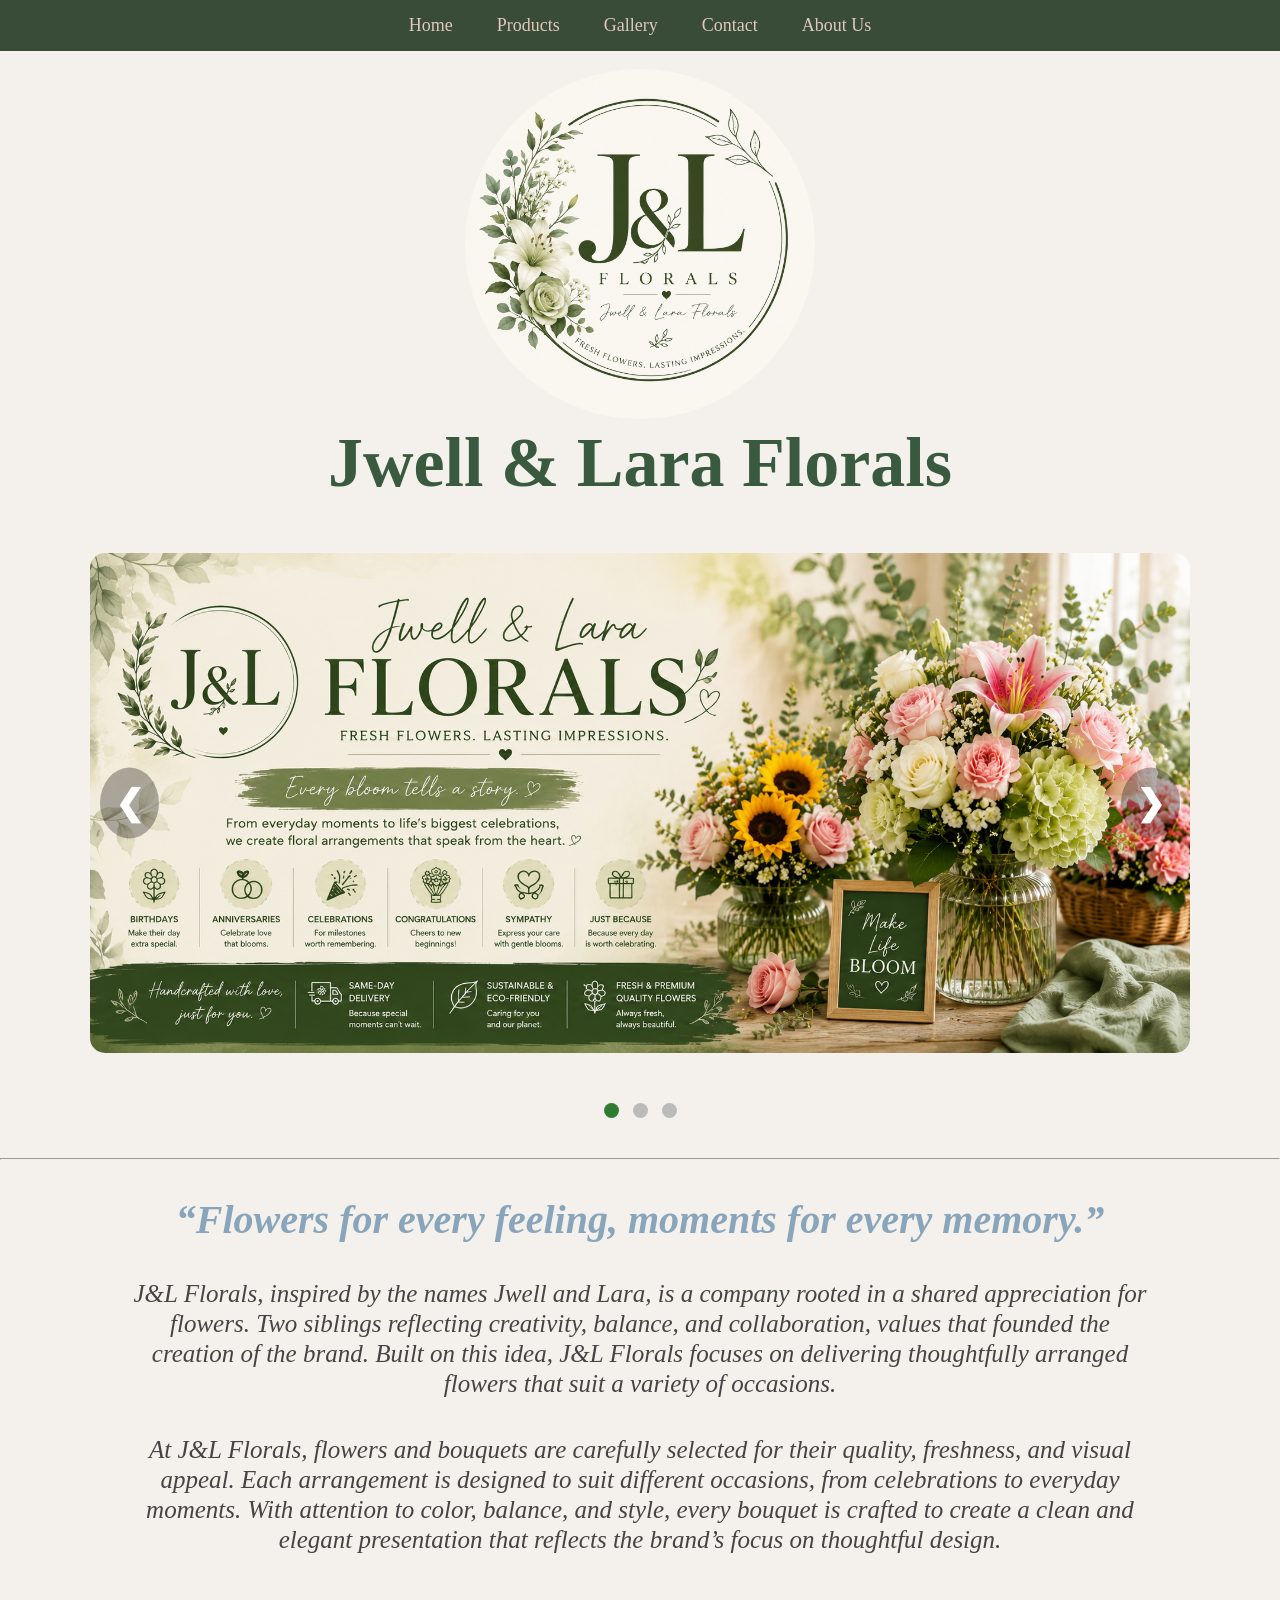
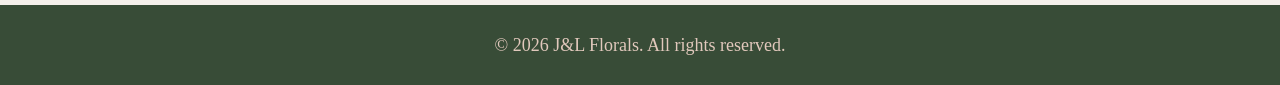
<file: Index.html>
<!DOCTYPE html>
<html>

<head>

    <title> Homepage </title>

    <!-- External CSS -->
    <link rel="stylesheet" href="style.css">

    <!-- Internal CSS -->
    <style>
        p{
            font-size:18px;
            text-align:center;
            color:#444;
        }

        h2{
            color:green;
            text-align:center;
        }
    </style>

</head>

<body>

    <!-- Navigation -->
    <nav>
        <a href="index.html" target="_blank">Home</a>
        <a href="product.html" target="_blank">Products</a>
        <a href="gallery.html" target="_blank">Gallery</a>
        <a href="contact.html" target="_blank">Contact</a>
        <a href="aboutus.html" target="_blank">About Us</a>
    </nav><br>

<center>
<div style="text-align:center;">
<img src="images/b9422cd1-ab0e-4842-ac20-b0930b732f46.png" alt="J&L Florals Logo" style="width:350px;height:350px;border-radius:50%;object-fit:cover;">
</div>
</center>


    <!-- Inline CSS -->
    <h1 style="color:#3A5A40; text-align:center; font-size:70px;">
       Jwell & Lara Florals
    </h1>

 <div class="slider">

    <div class="slides fade active">
        <img src="images/e82719a5-d352-4805-91f8-9c0ae69cc91f.png"alt="banner1">
    </div>

    <div class="slides fade active">
        <img src="images/8b88409a-ac58-4803-ab80-caf0e245a25c.png"alt="banner2">
    </div>

    <div class="slides fade active">
        <img src="images/80831e12-7583-4773-befb-110f12e0d5ba.png"alt="banner3">
    </div>

    <!-- Previous -->
    <a class="prev" onclick="plusSlides(-1)">&#10094;</a>

    <!-- Next -->
    <a class="next" onclick="plusSlides(1)">&#10095;</a>

</div>

<!-- Dots -->
<div class="dots">

    <span class="dot" onclick="currentSlide(1)"></span>

    <span class="dot" onclick="currentSlide(2)"></span>

    <span class="dot" onclick="currentSlide(3)"></span>

</div>

<script src="script.js"></script> <br><br>

<hr><br><br>

    <h2 style="color:#88A5BC; font-size:40px;"><i>“Flowers for every feeling, moments for every memory.”</i></h2><br><br>
    
    <p style="font-size:25px;">
        <i>J&L Florals, inspired by the names Jwell and Lara, is a company rooted in a shared appreciation for flowers. Two siblings reflecting creativity, balance, and collaboration, values that founded the creation of the brand. Built on this idea, J&L Florals focuses on delivering thoughtfully arranged flowers that suit a variety of occasions.</i>
    </p><br><br>

    <p style="font-size:25px;">
        <i>At J&L Florals, flowers and bouquets are carefully selected for their quality, freshness, and visual appeal. Each arrangement is designed to suit different occasions, from celebrations to everyday moments. With attention to color, balance, and style, every bouquet is crafted to create a clean and elegant presentation that reflects the brand’s focus on thoughtful design.</i>
    </p>

    <footer>

        <p>
            &copy; 2026 J&L Florals. All rights reserved.
        </p>

    </footer>


</body>

</html>
</file>
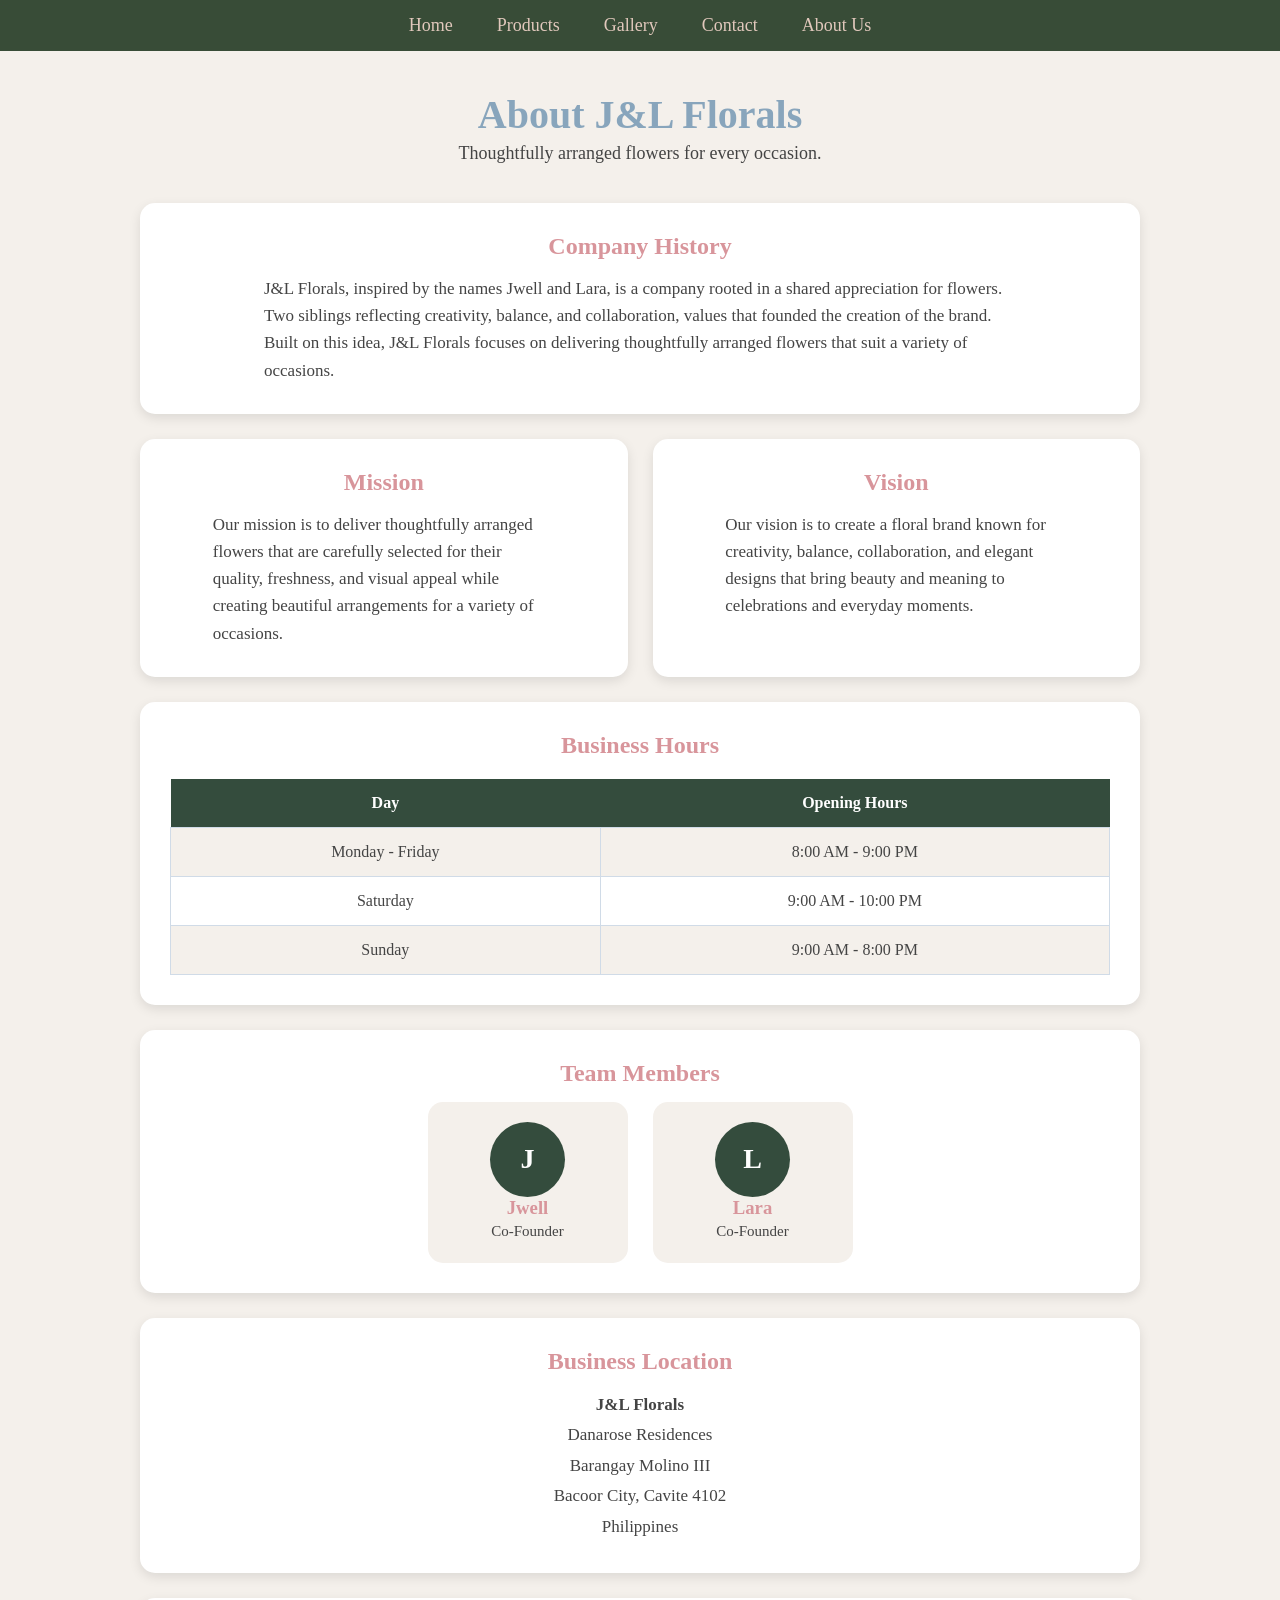
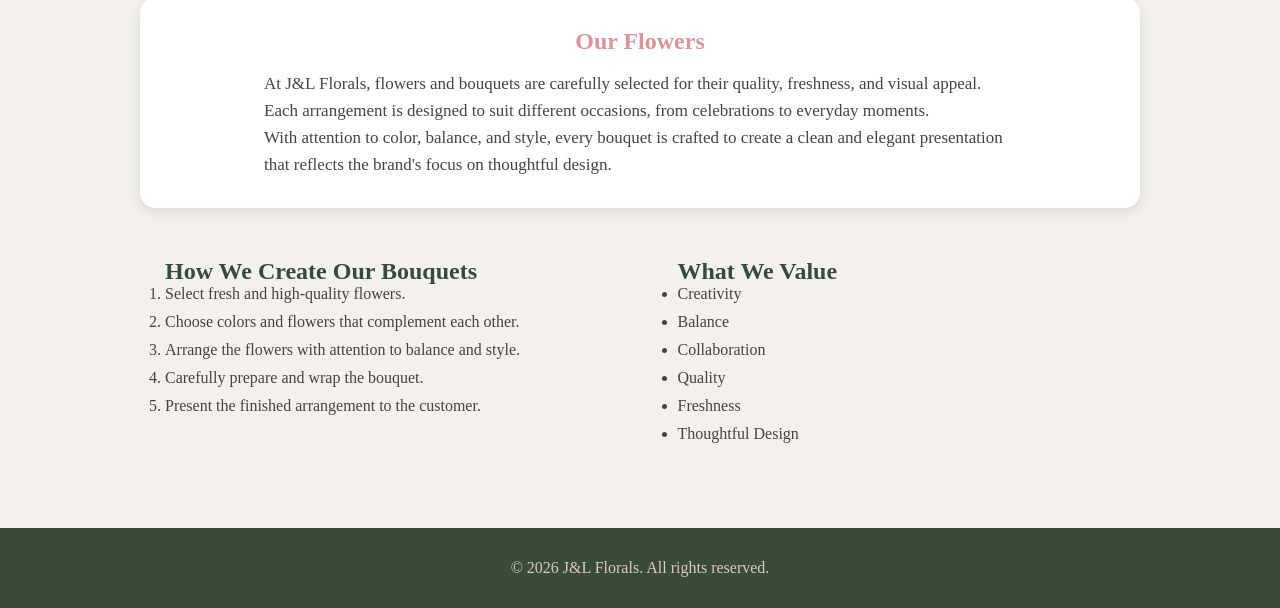
<file: aboutus.html>
<!DOCTYPE html>
<html>

<head>

    <title>About Us</title>

    <!-- External CSS -->
    <link rel="stylesheet" href="style.css">

    <style>

        .about-title {
            color: #88A5BC;
            text-align: center;
            font-size: 40px;
            margin-top: 40px;
        }

        .about-subtitle {
            text-align: center;
            color: #444;
            font-size: 18px;
            margin-bottom: 35px;
        }

        .about-container {
            width: 85%;
            max-width: 1000px;
            margin: auto;
        }

        .about-card {
            background: white;
            padding: 30px;
            margin-bottom: 25px;
            border-radius: 15px;
            box-shadow: 0 4px 12px rgba(0,0,0,0.10);
        }

        .about-card h2 {
            color: #D8959B;
            text-align: center;
            margin-bottom: 15px;
        }

        .about-card p {
            font-size: 17px;
            line-height: 1.6;
            color: #444;
        }

        .mission-vision {
            display: flex;
            gap: 25px;
        }

        .mission-vision .about-card {
            flex: 1;
        }

        /* BUSINESS HOURS */

        .hours-title {
            color: #344C3D;
            text-align: center;
        }

        .hours-table {
            width: 100%;
            border-collapse: collapse;
            margin-top: 20px;
        }

        .hours-table th {
            background: #344C3D;
            color: white;
            padding: 15px;
        }

        .hours-table td {
            padding: 15px;
            text-align: center;
            border: 1px solid #D0DBE7;
            color: #444;
        }

        .hours-table tr:nth-child(even) {
            background: #F4F0EB;
        }

        /* TEAM */

        .team {
            display: flex;
            justify-content: center;
            gap: 25px;
            flex-wrap: wrap;
        }

        .team-member {
            width: 200px;
            background: #F4F0EB;
            padding: 20px;
            border-radius: 15px;
            text-align: center;
        }

        .team-member h3 {
            color: #D8959B;
        }

        .team-member p {
            font-size: 15px;
        }

        .avatar {
            width: 75px;
            height: 75px;
            margin: auto;
            background: #344C3D;
            color: white;
            border-radius: 50%;

            display: flex;
            align-items: center;
            justify-content: center;

            font-size: 28px;
            font-weight: bold;
        }

        /* LOCATION */

        .location {
            text-align: center;
        }

        .location p {
            line-height: 1.8;
        }

        /* LISTS */

        .lists {
            display: flex;
            gap: 25px;
            margin-bottom: 40px;
        }

        .list-box {
            flex: 1;
            background: #F4F0EB;
            padding: 25px;
            border-radius: 15px;
        }

        .list-box h2 {
            color: #344C3D;
        }

        .list-box li {
            margin-bottom: 10px;
            color: #444;
        }

        @media (max-width: 750px) {

            .mission-vision,
            .lists {
                flex-direction: column;
            }

            .about-container {
                width: 90%;
            }

        }

    </style>

</head>


<body>


    <!-- NAVIGATION -->

    <nav>

        <a href="index.html" target="_blank">Home</a>
        <a href="product.html" target="_blank">Products</a>
        <a href="gallery.html" target="_blank">Gallery</a>
        <a href="contact.html" target="_blank">Contact</a>
        <a href="aboutus.html" target="_blank">About Us</a>

    </nav>


    <!-- TITLE -->

    <h1 class="about-title">
        About J&L Florals
    </h1>

    <p class="about-subtitle">
        Thoughtfully arranged flowers for every occasion.
    </p>


    <div class="about-container">


        <!-- COMPANY HISTORY -->

        <div class="about-card">

            <h2>
                Company History
            </h2>

            <p>
                J&L Florals, inspired by the names Jwell and Lara,
                is a company rooted in a shared appreciation for
                flowers. Two siblings reflecting creativity,
                balance, and collaboration, values that founded
                the creation of the brand.
            </p>

            <p>
                Built on this idea, J&L Florals focuses on
                delivering thoughtfully arranged flowers that
                suit a variety of occasions.
            </p>

        </div>


        <!-- MISSION AND VISION -->

        <div class="mission-vision">


            <div class="about-card">

                <h2>
                    Mission
                </h2>

                <p>
                    Our mission is to deliver thoughtfully
                    arranged flowers that are carefully selected
                    for their quality, freshness, and visual
                    appeal while creating beautiful arrangements
                    for a variety of occasions.
                </p>

            </div>


            <div class="about-card">

                <h2>
                    Vision
                </h2>

                <p>
                    Our vision is to create a floral brand known
                    for creativity, balance, collaboration, and
                    elegant designs that bring beauty and meaning
                    to celebrations and everyday moments.
                </p>

            </div>


        </div>


        <!-- BUSINESS HOURS -->

        <div class="about-card">

            <h2 class="hours-title">
                Business Hours
            </h2>

            <table class="hours-table">

                <tr>

                    <th>
                        Day
                    </th>

                    <th>
                        Opening Hours
                    </th>

                </tr>

                <tr>

                    <td>
                        Monday - Friday
                    </td>

                    <td>
                        8:00 AM - 9:00 PM
                    </td>

                </tr>

                <tr>

                    <td>
                        Saturday
                    </td>

                    <td>
                        9:00 AM - 10:00 PM
                    </td>

                </tr>

                <tr>

                    <td>
                        Sunday
                    </td>

                    <td>
                        9:00 AM - 8:00 PM
                    </td>

                </tr>

            </table>

        </div>


        <!-- TEAM MEMBERS -->

        <div class="about-card">

            <h2>
                Team Members
            </h2>

            <div class="team">


                <div class="team-member">

                    <div class="avatar">
                        J
                    </div>

                    <h3>
                        Jwell
                    </h3>

                    <p>
                        Co-Founder
                    </p>

                </div>


                <div class="team-member">

                    <div class="avatar">
                        L
                    </div>

                    <h3>
                        Lara
                    </h3>

                    <p>
                        Co-Founder
                    </p>

                </div>


            </div>

        </div>


        <!-- BUSINESS LOCATION -->

        <div class="about-card location">

            <h2>
                Business Location
            </h2>

            <p>

                <strong>J&L Florals</strong>
                <br>

                Danarose Residences
                <br>

                Barangay Molino III
                <br>

                Bacoor City, Cavite 4102
                <br>

                Philippines

            </p>

        </div>


        <!-- SECOND COMPANY INFORMATION -->

        <div class="about-card">

            <h2>
                Our Flowers
            </h2>

            <p>
                At J&L Florals, flowers and bouquets are carefully
                selected for their quality, freshness, and visual
                appeal. Each arrangement is designed to suit
                different occasions, from celebrations to
                everyday moments.
            </p>

            <p>
                With attention to color, balance, and style,
                every bouquet is crafted to create a clean and
                elegant presentation that reflects the brand's
                focus on thoughtful design.
            </p>

        </div>


        <!-- ORDERED AND UNORDERED LIST -->

        <div class="lists">


            <!-- ORDERED LIST -->

            <div class="list-box">

                <h2>
                    How We Create Our Bouquets
                </h2>

                <ol>

                    <li>
                        Select fresh and high-quality flowers.
                    </li>

                    <li>
                        Choose colors and flowers that complement
                        each other.
                    </li>

                    <li>
                        Arrange the flowers with attention to
                        balance and style.
                    </li>

                    <li>
                        Carefully prepare and wrap the bouquet.
                    </li>

                    <li>
                        Present the finished arrangement to the
                        customer.
                    </li>

                </ol>

            </div>


            <!-- UNORDERED LIST -->

            <div class="list-box">

                <h2>
                    What We Value
                </h2>

                <ul>

                    <li>
                        Creativity
                    </li>

                    <li>
                        Balance
                    </li>

                    <li>
                        Collaboration
                    </li>

                    <li>
                        Quality
                    </li>

                    <li>
                        Freshness
                    </li>

                    <li>
                        Thoughtful Design
                    </li>

                </ul>

            </div>


        </div>


    </div>


    <!-- FOOTER -->

    <footer>

        <p>
            &copy; 2026 J&L Florals. All rights reserved.
        </p>

    </footer>


</body>

</html>
</file>
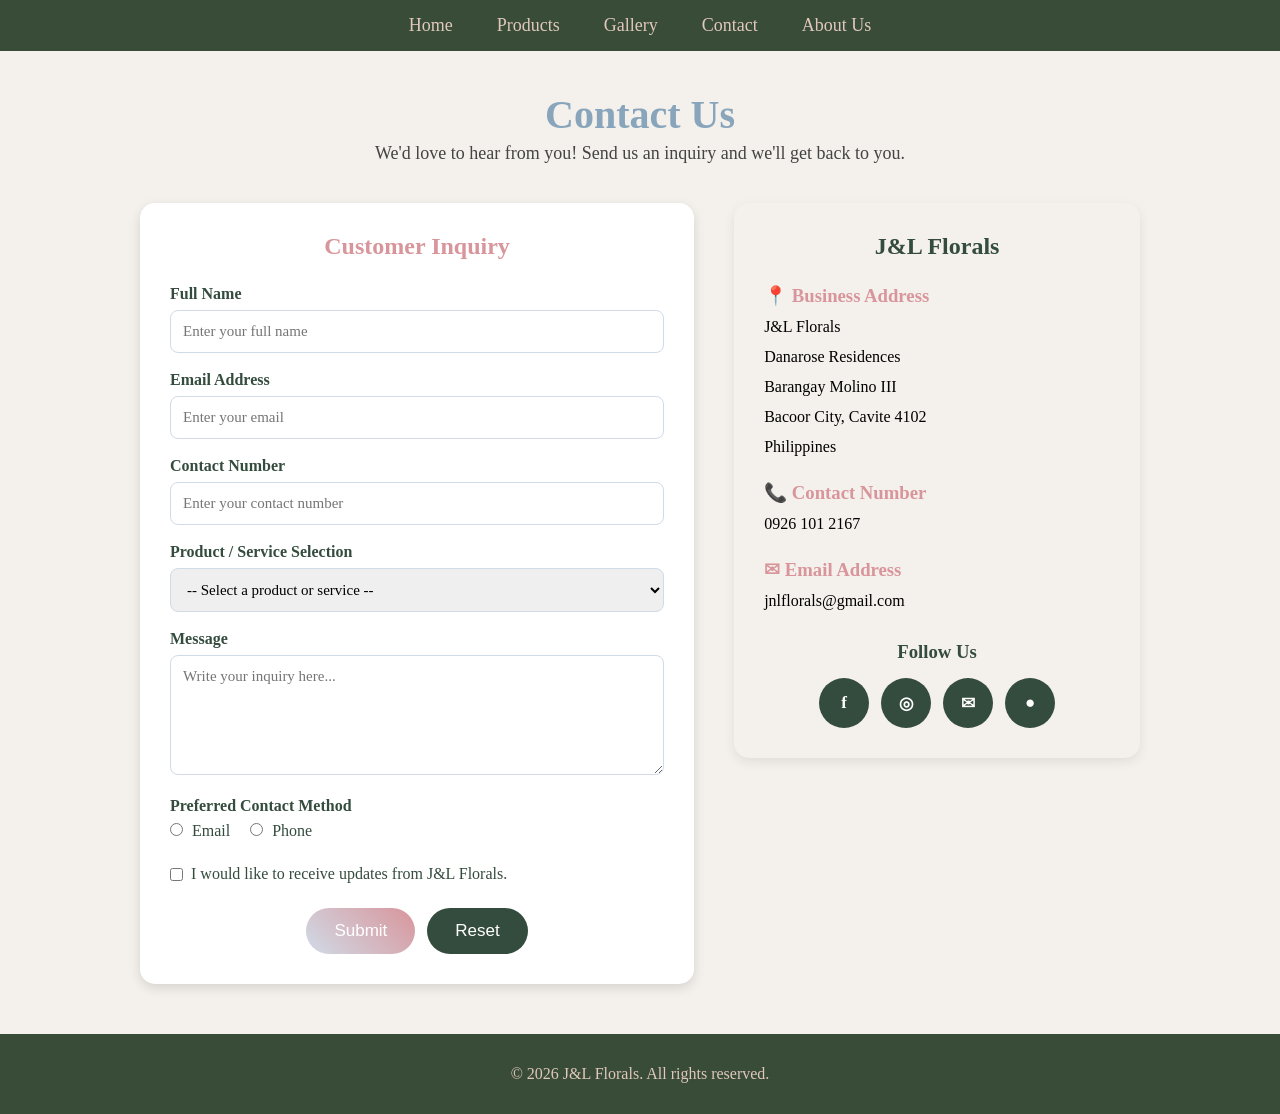
<file: contact.html>
<!DOCTYPE html>
<html>

<head>

    <title>Contact Us</title>

    <!-- External CSS -->
    <link rel="stylesheet" href="style.css">

    <style>

        /* Contact Page */

        .contact-title {
            color: #88A5BC;
            text-align: center;
            font-size: 40px;
            margin-top: 40px;
        }

        .contact-subtitle {
            text-align: center;
            color: #444;
            font-size: 18px;
            margin-bottom: 35px;
        }

        .contact-container {
            width: 80%;
            max-width: 1000px;
            margin: auto;
            display: flex;
            gap: 40px;
            align-items: flex-start;
        }

        /* FORM */

        .contact-form {
            background: white;
            padding: 30px;
            border-radius: 15px;
            box-shadow: 0 4px 12px rgba(0,0,0,0.12);
            flex: 1;
        }

        .contact-form h2 {
            color: #D8959B;
            text-align: center;
            margin-bottom: 25px;
        }

        .form-group {
            margin-bottom: 18px;
        }

        .form-group label {
            display: block;
            color: #344C3D;
            font-weight: bold;
            margin-bottom: 7px;
        }

        input,
        select,
        textarea {
            width: 100%;
            padding: 12px;
            border: 1px solid #D0DBE7;
            border-radius: 8px;
            font-family: Georgia, serif;
            font-size: 15px;
            box-sizing: border-box;
        }

        textarea {
            height: 120px;
            resize: vertical;
        }

        input:focus,
        select:focus,
        textarea:focus {
            outline: none;
            border-color: #D8959B;
        }

        /* RADIO BUTTONS */

        .radio-group {
            display: flex;
            gap: 20px;
            flex-wrap: wrap;
        }

        .radio-group label {
            font-weight: normal;
        }

        .radio-group input {
            width: auto;
            margin-right: 5px;
        }

        /* CHECKBOX */

        .checkbox-group {
            display: flex;
            align-items: center;
            gap: 8px;
        }

        .checkbox-group input {
            width: auto;
        }

        .checkbox-group label {
            font-weight: normal;
            margin: 0;
        }

        /* BUTTONS */

        .form-buttons {
            text-align: center;
            margin-top: 25px;
        }

        .submit-btn {
            background: linear-gradient(
                45deg,
                #D0DBE7,
                #D8959B
            );

            color: white;
            padding: 13px 28px;
            border: none;
            border-radius: 50px;
            font-size: 17px;
            cursor: pointer;
            margin-right: 8px;
        }

        .reset-btn {
            background: #344C3D;
            color: white;
            padding: 13px 28px;
            border: none;
            border-radius: 50px;
            font-size: 17px;
            cursor: pointer;
        }

        .submit-btn:hover,
        .reset-btn:hover {
            opacity: 0.85;
            box-shadow: 0 5px 12px rgba(0,0,0,0.2);
        }

        /* BUSINESS INFORMATION */

        .business-info {
            background: #F4F0EB;
            padding: 30px;
            border-radius: 15px;
            flex: 0.7;
            box-shadow: 0 4px 12px rgba(0,0,0,0.08);
        }

        .business-info h2 {
            color: #344C3D;
            text-align: center;
            margin-bottom: 25px;
        }

        .info-item {
            margin-bottom: 20px;
        }

        .info-item h3 {
            color: #D8959B;
            margin-bottom: 5px;
        }

        .info-item p {
            text-align: left;
            margin: 0;
            font-size: 16px;
        }

        /* SOCIAL MEDIA */

        .social-media {
            text-align: center;
            margin-top: 25px;
        }

        .social-media h3 {
            color: #344C3D;
        }

        .social-links {
            display: flex;
            justify-content: center;
            gap: 12px;
            margin-top: 15px;
        }

        .social-links a {
            width: 50px;
            height: 50px;
            background: #344C3D;
            color: white;
            border-radius: 50%;
            display: flex;
            justify-content: center;
            align-items: center;
            text-decoration: none;
            font-weight: bold;
            font-size: 17px;
            transition: 0.2s;
        }

        .social-links a:hover {
            background: #D8959B;
            transform: translateY(-3px);
        }

        /* POPUP */

        .popup {
            display: none;
            position: fixed;
            z-index: 1000;
            left: 0;
            top: 0;
            width: 100%;
            height: 100%;
            background: rgba(0,0,0,0.45);
            justify-content: center;
            align-items: center;
        }

        .popup-box {
            background: #F4F0EB;
            width: 380px;
            max-width: 85%;
            padding: 35px;
            border-radius: 20px;
            text-align: center;
            box-shadow: 0 8px 25px rgba(0,0,0,0.25);
        }

        .popup-box h2 {
            color: #D8959B;
        }

        .popup-box p {
            color: #444;
            font-size: 17px;
        }

        .popup-button {
            margin-top: 15px;
            background: #344C3D;
            color: white;
            padding: 12px 30px;
            border: none;
            border-radius: 30px;
            cursor: pointer;
        }

        /* MOBILE */

        @media (max-width: 850px) {

            .contact-container {
                flex-direction: column;
                width: 90%;
            }

            .contact-form,
            .business-info {
                width: 100%;
                box-sizing: border-box;
            }

        }

    </style>

</head>


<body>


    <!-- NAVIGATION -->

    <nav>

        <a href="index.html" target="_blank">Home</a>
        <a href="product.html" target="_blank">Products</a>
        <a href="gallery.html" target="_blank">Gallery</a>
        <a href="contact.html" target="_blank">Contact</a>
        <a href="aboutus.html" target="_blank">About Us</a>

    </nav>


    <!-- TITLE -->

    <h1 class="contact-title">
        Contact Us
    </h1>

    <p class="contact-subtitle">
        We'd love to hear from you! Send us an inquiry and we'll get back to you.
    </p>


    <!-- CONTACT CONTENT -->

    <div class="contact-container">


        <!-- CUSTOMER INQUIRY FORM -->

        <div class="contact-form">

            <h2>
                Customer Inquiry
            </h2>


            <form onsubmit="submitForm(event)">


                <!-- FULL NAME -->

                <div class="form-group">

                    <label for="name">
                        Full Name
                    </label>

                    <input
                        type="text"
                        id="name"
                        name="name"
                        placeholder="Enter your full name"
                        required>

                </div>


                <!-- EMAIL -->

                <div class="form-group">

                    <label for="email">
                        Email Address
                    </label>

                    <input
                        type="email"
                        id="email"
                        name="email"
                        placeholder="Enter your email"
                        required>

                </div>


                <!-- CONTACT NUMBER -->

                <div class="form-group">

                    <label for="phone">
                        Contact Number
                    </label>

                    <input
                        type="tel"
                        id="phone"
                        name="phone"
                        placeholder="Enter your contact number"
                        required>

                </div>


                <!-- PRODUCT SELECTION -->

                <div class="form-group">

                    <label for="product">
                        Product / Service Selection
                    </label>

                    <select id="product" name="product" required>

                        <option value="">
                            -- Select a product or service --
                        </option>

                        <option value="bouquet">
                            Custom Bouquet
                        </option>

                        <option value="roses">
                            Rose Bouquet
                        </option>

                        <option value="tulips">
                            Tulip Bouquet
                        </option>

                        <option value="sunflowers">
                            Sunflower Bouquet
                        </option>

                        <option value="flower-arrangement">
                            Flower Arrangement
                        </option>

                        <option value="other">
                            Other
                        </option>

                    </select>

                </div>


                <!-- MESSAGE -->

                <div class="form-group">

                    <label for="message">
                        Message
                    </label>

                    <textarea
                        id="message"
                        name="message"
                        placeholder="Write your inquiry here..."
                        required></textarea>

                </div>


                <!-- RADIO BUTTON -->

                <div class="form-group">

                    <label>
                        Preferred Contact Method
                    </label>

                    <div class="radio-group">

                        <label>
                            <input
                                type="radio"
                                name="contactMethod"
                                value="email"
                                required>
                            Email
                        </label>

                        <label>
                            <input
                                type="radio"
                                name="contactMethod"
                                value="phone">
                            Phone
                        </label>

                    </div>

                </div>


                <!-- CHECKBOX -->

                <div class="form-group">

                    <div class="checkbox-group">

                        <input
                            type="checkbox"
                            id="updates"
                            name="updates">

                        <label for="updates">
                            I would like to receive updates from J&L Florals.
                        </label>

                    </div>

                </div>


                <!-- BUTTONS -->

                <div class="form-buttons">

                    <button
                        type="submit"
                        class="submit-btn">

                        Submit

                    </button>

                    <button
                        type="reset"
                        class="reset-btn">

                        Reset

                    </button>

                </div>


            </form>

        </div>


        <!-- BUSINESS INFORMATION -->

        <div class="business-info">

            <h2>
                J&L Florals
            </h2>


            <div class="info-item">

                <h3>
                    📍 Business Address
                </h3>

                <p>
                    J&L Florals<br>
                    Danarose Residences<br>
                    Barangay Molino III<br>
                    Bacoor City, Cavite 4102<br>
                    Philippines
                </p>

            </div>


            <div class="info-item">

                <h3>
                    📞 Contact Number
                </h3>

                <p>
                    0926 101 2167
                </p>

            </div>


            <div class="info-item">

                <h3>
                    ✉ Email Address
                </h3>

                <p>
                    jnlflorals@gmail.com
                </p>

            </div>


            <!-- SOCIAL MEDIA -->

            <div class="social-media">

                <h3>
                    Follow Us
                </h3>

                <div class="social-links">

                    <a
                        href="https://www.facebook.com/wellzzxx" target="_blank"
                        title="Facebook">
                        f
                    </a>

                    <a
                        href="https://www.instagram.com/jvwelzx" target="_blank"
                        title="Instagram">
                        ◎
                    </a>

                    <a
                        href="mailto:jazzrine350@gmail.com" target="_blank"
                        title="Email">
                        ✉
                    </a>

                    <a
                        href="https://maps.app.goo.gl/em5eQuiaTBwS3Hs18" target="_blank"
                        title="Location">
                        ●
                    </a>

                </div>

            </div>

        </div>


    </div>


    <!-- SUCCESS POPUP -->

    <div
        class="popup"
        id="successPopup">

        <div class="popup-box">

            <h2>
                Message Sent!
            </h2>

            <p>
                Thank you for contacting J&L Florals!
                We have received your inquiry.
            </p>

            <button
                class="popup-button"
                onclick="closePopup()">

                OK

            </button>

        </div>

    </div>


    <!-- FOOTER -->

    <footer>

        <p>
            &copy; 2026 J&L Florals. All rights reserved.
        </p>

    </footer>


    <!-- JAVASCRIPT -->

    <script>

        function submitForm(event) {

            event.preventDefault();

            document.getElementById(
                "successPopup"
            ).style.display = "flex";

        }


        function closePopup() {

            document.getElementById(
                "successPopup"
            ).style.display = "none";

        }

    </script>


</body>

</html>
</file>
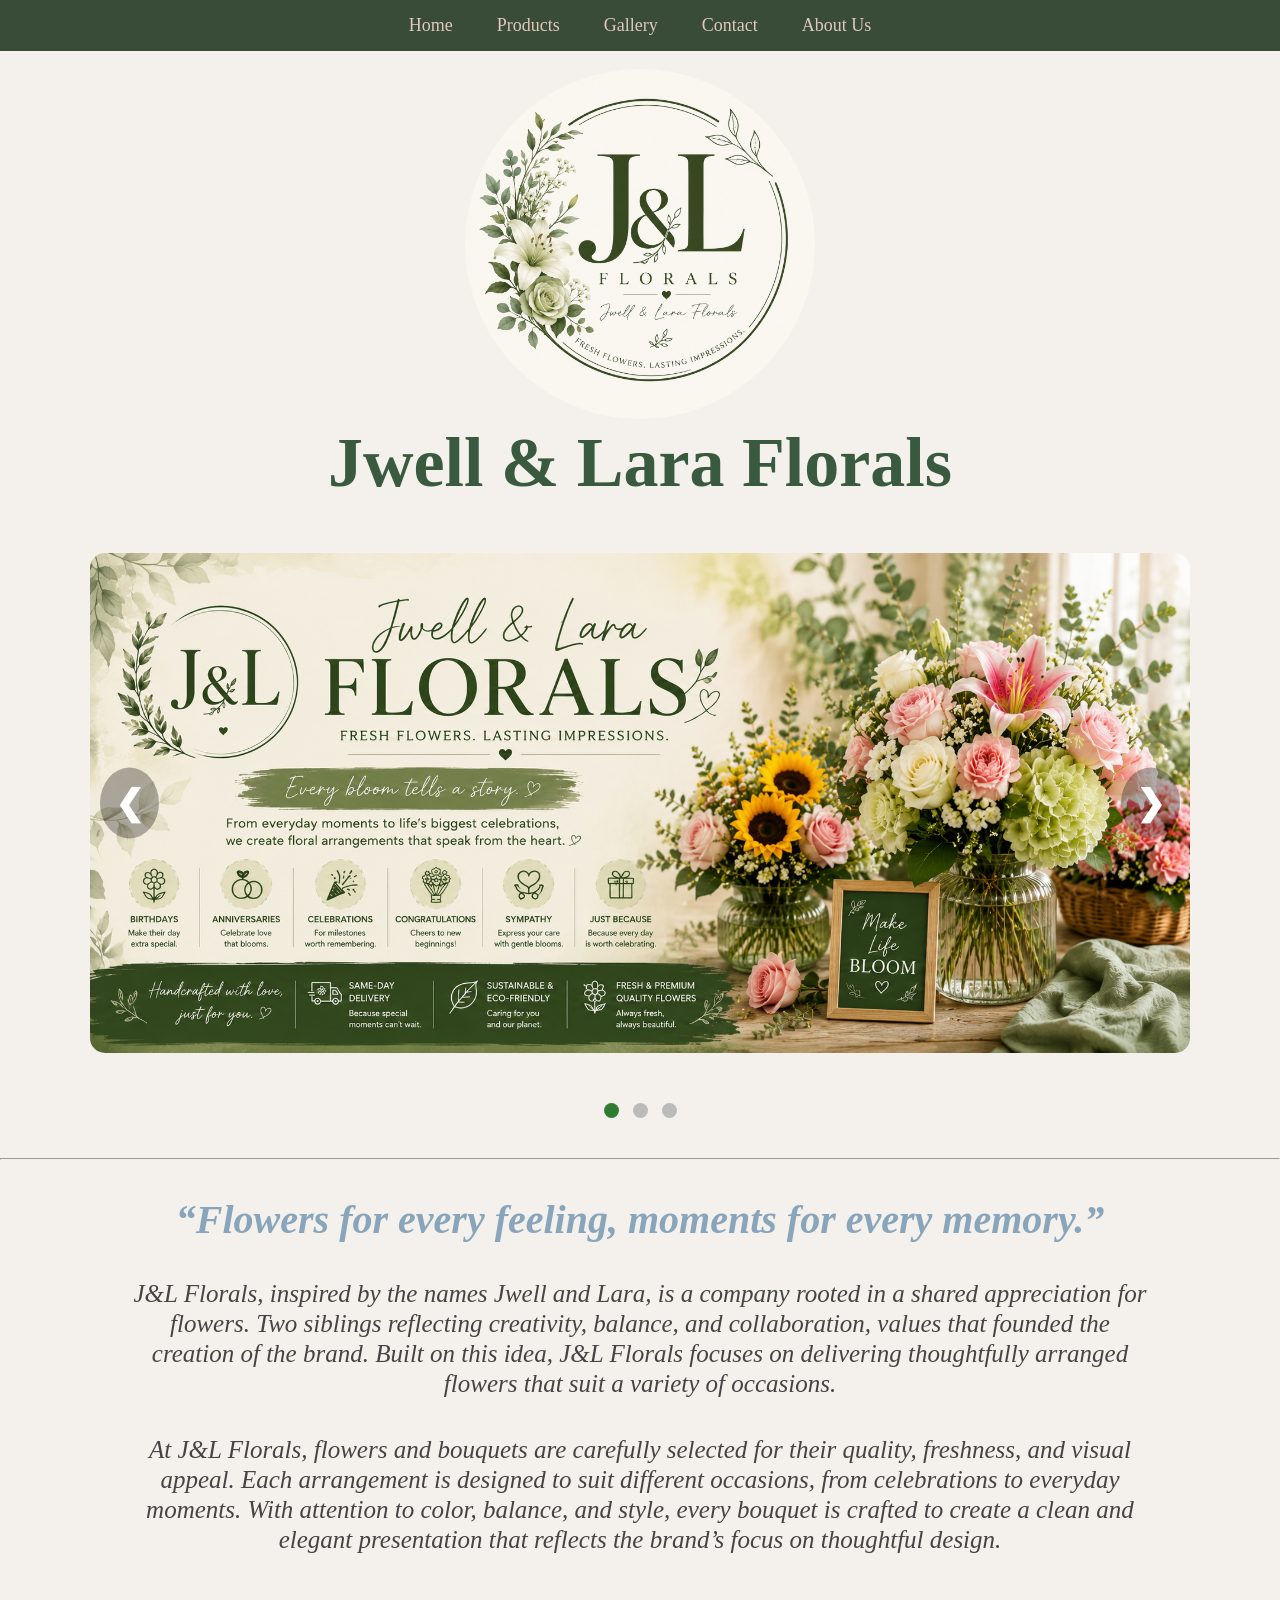
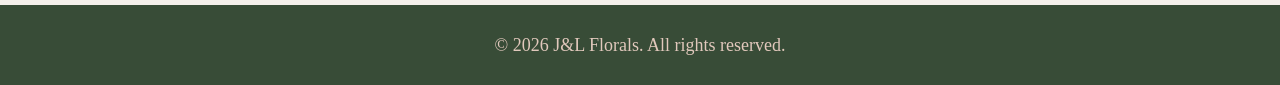
<file: homepage.html>
<!DOCTYPE html>
<html>

<head>

    <title> Homepage </title>

    <!-- External CSS -->
    <link rel="stylesheet" href="style.css">

    <!-- Internal CSS -->
    <style>
        p{
            font-size:18px;
            text-align:center;
            color:#444;
        }

        h2{
            color:green;
            text-align:center;
        }
    </style>

</head>

<body>

    <!-- Navigation -->
    <nav>
        <a href="homepage.html" target="_blank">Home</a>
        <a href="product.html" target="_blank">Products</a>
        <a href="gallery.html" target="_blank">Gallery</a>
        <a href="contact.html" target="_blank">Contact</a>
        <a href="aboutus.html" target="_blank">About Us</a>
    </nav><br>

<center>
<div style="text-align:center;">
<img src="images/b9422cd1-ab0e-4842-ac20-b0930b732f46.png" alt="J&L Florals Logo" style="width:350px;height:350px;border-radius:50%;object-fit:cover;">
</div>
</center>


    <!-- Inline CSS -->
    <h1 style="color:#3A5A40; text-align:center; font-size:70px;">
       Jwell & Lara Florals
    </h1>

 <div class="slider">

    <div class="slides fade active">
        <img src="images/e82719a5-d352-4805-91f8-9c0ae69cc91f.png"alt="banner1">
    </div>

    <div class="slides fade active">
        <img src="images/8b88409a-ac58-4803-ab80-caf0e245a25c.png"alt="banner2">
    </div>

    <div class="slides fade active">
        <img src="images/80831e12-7583-4773-befb-110f12e0d5ba.png"alt="banner3">
    </div>

    <!-- Previous -->
    <a class="prev" onclick="plusSlides(-1)">&#10094;</a>

    <!-- Next -->
    <a class="next" onclick="plusSlides(1)">&#10095;</a>

</div>

<!-- Dots -->
<div class="dots">

    <span class="dot" onclick="currentSlide(1)"></span>

    <span class="dot" onclick="currentSlide(2)"></span>

    <span class="dot" onclick="currentSlide(3)"></span>

</div>

<script src="script.js"></script> <br><br>

<hr><br><br>

    <h2 style="color:#88A5BC; font-size:40px;"><i>“Flowers for every feeling, moments for every memory.”</i></h2><br><br>
    
    <p style="font-size:25px;">
        <i>J&L Florals, inspired by the names Jwell and Lara, is a company rooted in a shared appreciation for flowers. Two siblings reflecting creativity, balance, and collaboration, values that founded the creation of the brand. Built on this idea, J&L Florals focuses on delivering thoughtfully arranged flowers that suit a variety of occasions.</i>
    </p><br><br>

    <p style="font-size:25px;">
        <i>At J&L Florals, flowers and bouquets are carefully selected for their quality, freshness, and visual appeal. Each arrangement is designed to suit different occasions, from celebrations to everyday moments. With attention to color, balance, and style, every bouquet is crafted to create a clean and elegant presentation that reflects the brand’s focus on thoughtful design.</i>
    </p>

    <footer>

        <p>
            &copy; 2026 J&L Florals. All rights reserved.
        </p>

    </footer>


</body>

</html>
</file>
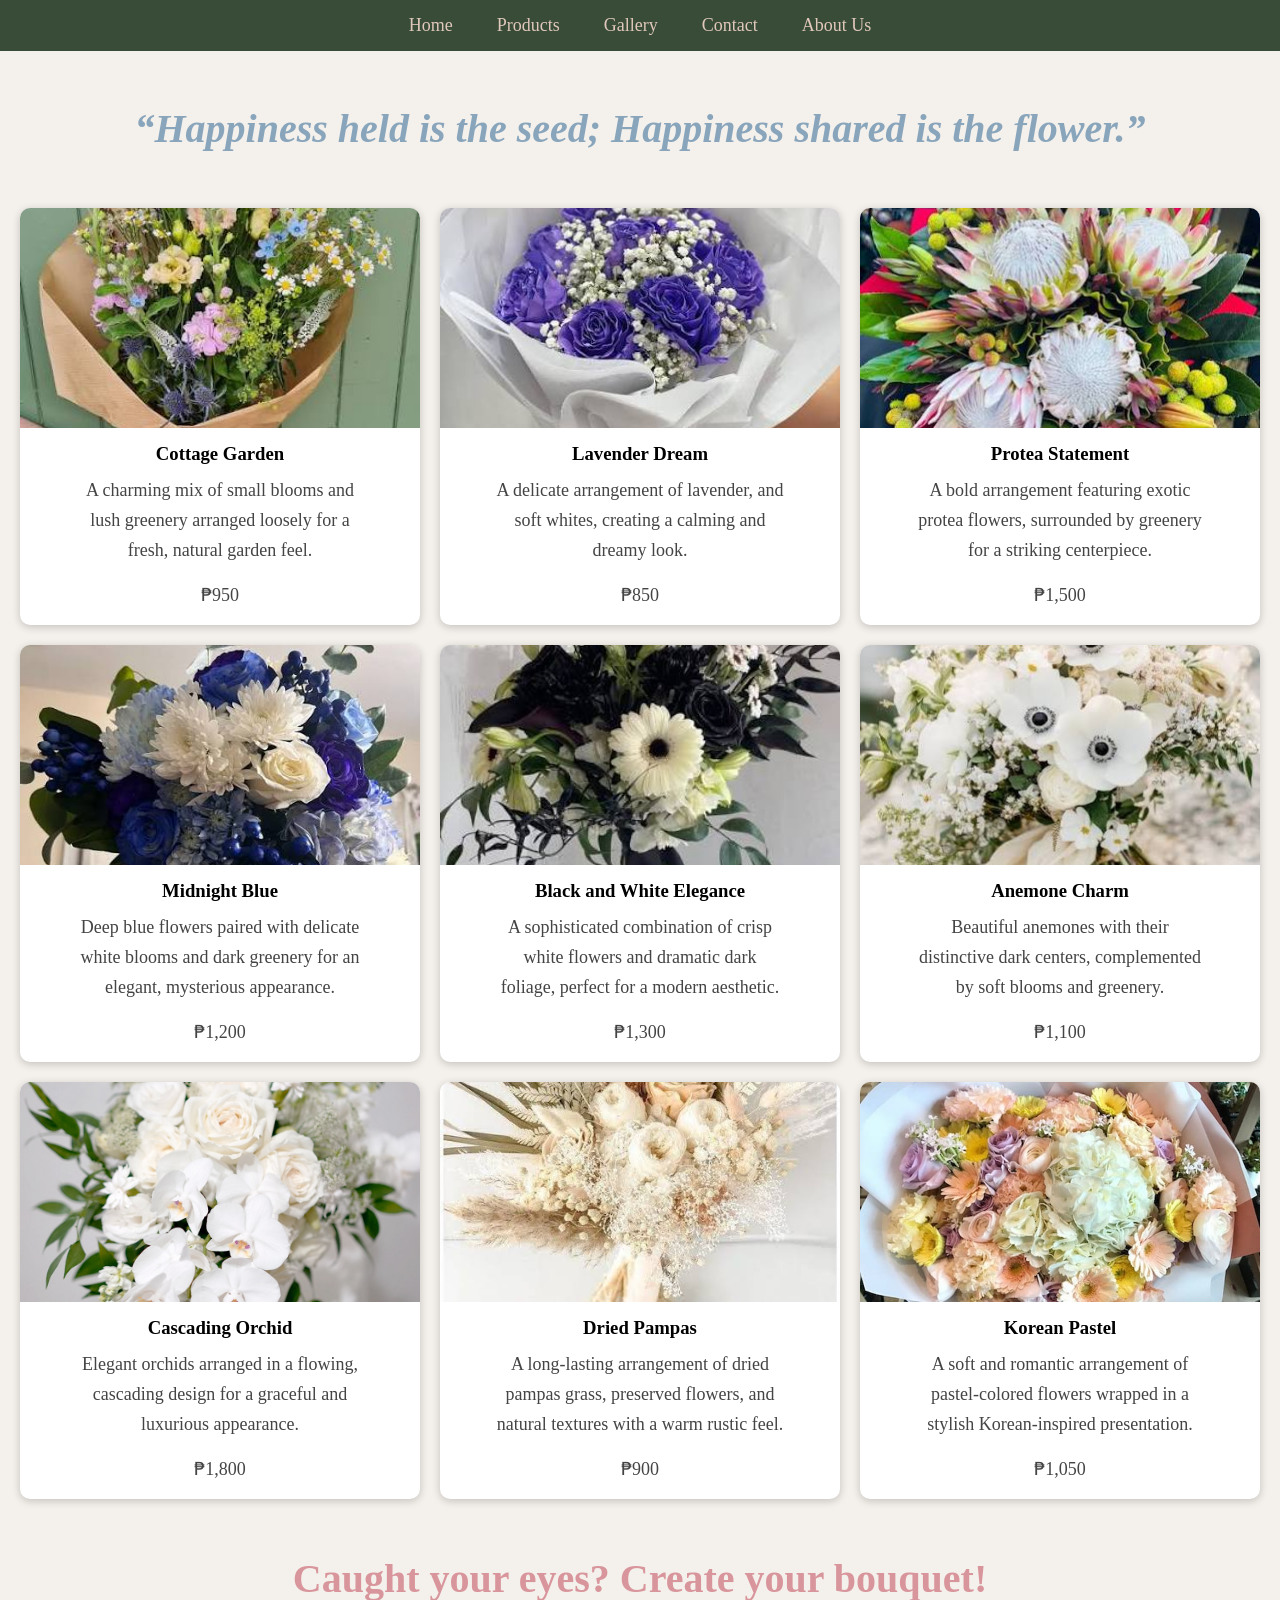
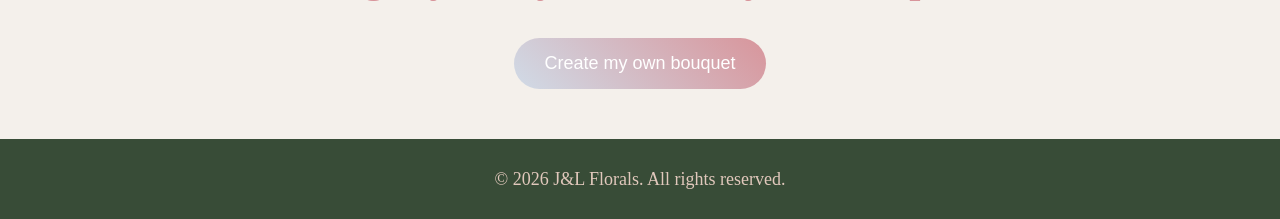
<file: product.html>
<!DOCTYPE html>
<html>

<head>

     <title> Product </title>

<style>
.gradient-btn {
    background: linear-gradient(45deg, #D0DBE7, #D8959B);
    color: white;
    padding: 15px 30px;
    border: none;
    border-radius: 50px;
    font-size: 18px;
    cursor: pointer;
    transition: 0.3s;
}

.gradient-btn:hover {
    opacity: 0.9;
    box-shadow: 0 6px 15px rgba(0,0,0,0.3);
}
</style>

    <!-- External CSS -->
    <link rel="stylesheet" href="style.css">

    <!-- Internal CSS -->
    <style>
        p{
            font-size:18px;
            text-align:center;
            color:#444;
        }

        h2{
            color:green;
            text-align:center;
        }
    </style>

</head>

<body>

   <!-- Navigation -->
    <nav>
        <a href="index.html" target="_blank">Home</a>
        <a href="product.html" target="_blank">Products</a>
        <a href="gallery.html" target="_blank">Gallery</a>
        <a href="contact.html" target="_blank">Contact</a>
        <a href="aboutus.html" target="_blank">About Us</a>
    </nav><br>

<br><br>

<h1 style="color:#88A5BC;text-align:center;font-size:40px;"> <i>“Happiness held is the seed; Happiness shared is the flower.”</i> </h1><br><br>

<div class="gallery-grid">

    <div class="gallery-card">
        <img src="images/cottagegarden.jfif" alt="Cottage Garden">
        <h3>Cottage Garden</h3>
        <p>A charming mix of small blooms and lush greenery arranged loosely for a fresh, natural garden feel.</p>
        <p class="price">₱950</p>
    </div>

    <div class="gallery-card">
        <img src="images/lavenderdream.jfif" alt="Lavender Dream">
        <h3>Lavender Dream</h3>
        <p>A delicate arrangement of lavender, and soft whites, creating a calming and dreamy look.</p>
        <p class="price">₱850</p>
    </div>

    <div class="gallery-card">
        <img src="images/proteastatement.jfif" alt="Protea Statement">
        <h3>Protea Statement</h3>
        <p>A bold arrangement featuring exotic protea flowers, surrounded by greenery for a striking centerpiece.</p>
        <p class="price">₱1,500</p>
    </div>

    <div class="gallery-card">
        <img src="images/midnightblue.jfif" alt="Midnight Blue">
        <h3>Midnight Blue</h3>
        <p>Deep blue flowers paired with delicate white blooms and dark greenery for an elegant, mysterious appearance.</p>
        <p class="price">₱1,200</p>
    </div>

    <div class="gallery-card">
        <img src="images/blackandwhiteelegance.jfif" alt="Black and White ELegance">
        <h3>Black and White Elegance</h3>
        <p>A sophisticated combination of crisp white flowers and dramatic dark foliage, perfect for a modern aesthetic.</p>
        <p class="price">₱1,300</p>
    </div>

    <div class="gallery-card">
        <img src="images/anemonecharm.jfif" alt="Anemone Charm">
        <h3>Anemone Charm</h3>
        <p>Beautiful anemones with their distinctive dark centers, complemented by soft blooms and greenery.</p>
        <p class="price">₱1,100</p>
    </div>

    <div class="gallery-card">
        <img src="images/cascadingorchid.jpg" alt="Cascading Orchid">
        <h3>Cascading Orchid</h3>
        <p>Elegant orchids arranged in a flowing, cascading design for a graceful and luxurious appearance.</p>
        <p class="price">₱1,800</p>
    </div>

    <div class="gallery-card">
        <img src="images/driedpampas.jfif" alt="Dried Pampas">
        <h3>Dried Pampas</h3>
        <p>A long-lasting arrangement of dried pampas grass, preserved flowers, and natural textures with a warm rustic feel.</p>
        <p class="price">₱900</p>
    </div>

    <div class="gallery-card">
        <img src="images/koreanpastel.jpg" alt="Korean Pastel">
        <h3>Korean Pastel</h3>
        <p>A soft and romantic arrangement of pastel-colored flowers wrapped in a stylish Korean-inspired presentation.</p>
        <p class="price">₱1,050</p>
    </div>

</div>
<br><br>

<h2 style="color:#D8959B;text-align:center;font-size:40px;"> Caught your eyes? Create your bouquet! </h2><br><br>

<center>
    <a href="product2.html" target="_blank">
    <button class="gradient-btn"> Create my own bouquet </button>
    </a>
</center>

<footer>

        <p>
            &copy; 2026 J&L Florals. All rights reserved.
        </p>

    </footer>


</body>
</html>
</file>
<file: style.css>
* {
    margin: 0;
    padding: 0;
    box-sizing: border-box;
}

body {
    font-family: serif;
    background: #F4F0EB;
}


/* ========================================= */
/* NAVIGATION                                */
/* ========================================= */

nav {
    background: #384C37;
    padding: 15px 20px;
    text-align: center;
}

nav a {
    color: #E1C8BC;
    text-decoration: none;
    margin: 20px;
    font-size: 18px;
}

nav a:hover {
    color: #A1A79E;
}


/* ========================================= */
/* GENERAL PARAGRAPHS                        */
/* ========================================= */

p {
    width: 80%;
    margin: auto;
    line-height: 30px;
}


/* ========================================= */
/* IMAGE SLIDER                              */
/* ========================================= */

.slider {
    width: 100%;
    max-width: 1100px;
    height: 500px;
    margin: 50px auto;
    position: relative;
    overflow: hidden;
    border-radius: 15px;
}

.slides {
    position: absolute;
    width: 100%;
    height: 100%;
    opacity: 0;
    transition: opacity 0.5s ease;
}

.slides img {
    width: 100%;
    height: 100%;
    object-fit: cover;
    display: block;
}

.slides.active {
    opacity: 1;
    position: relative;
}


/* Slider Buttons */

.prev,
.next {
    cursor: pointer;
    position: absolute;
    top: 50%;
    transform: translateY(-50%);
    color: white;
    font-size: 35px;
    padding: 15px;
    font-weight: bold;
    user-select: none;
    background: rgba(0, 0, 0, 0.3);
    border-radius: 50%;
}

.prev {
    left: 10px;
}

.next {
    right: 10px;
}

.prev:hover,
.next:hover {
    background: #2e7d32;
}


/* Slider Dots */

.dots {
    text-align: center;
    margin-top: 20px;
}

.dot {
    cursor: pointer;
    height: 15px;
    width: 15px;
    margin: 0 5px;
    background: #bbb;
    display: inline-block;
    border-radius: 50%;
    transition: 0.3s;
}

.dot.active,
.dot:hover {
    background: #2e7d32;
}


/* ========================================= */
/* NORMAL GALLERY                            */
/* ========================================= */

.gallery-grid {
    display: grid;
    grid-template-columns: repeat(3, 1fr);
    gap: 20px;
    padding: 20px;
}

.gallery-card {
    background: white;
    border-radius: 10px;
    overflow: hidden;
    box-shadow: 0 2px 8px rgba(0, 0, 0, 0.2);
    text-align: center;
    transition: transform 0.3s ease, box-shadow 0.3s ease;
}

.gallery-card:hover {
    transform: translateY(-5px) scale(1.03);
    box-shadow: 0 6px 15px rgba(0, 0, 0, 0.25);
}

.gallery-card img {
    width: 100%;
    height: 220px;
    object-fit: cover;
    display: block;
}

.gallery-card h3 {
    margin: 15px 0 10px;
}

.gallery-card p {
    padding: 0 15px 15px;
}


/* ========================================= */
/* FLOWER GALLERY PAGE                       */
/* ========================================= */


/* Header */

#flower-gallery-page .flower-header {
    text-align: center;
    padding: 30px 20px;
    background: transparent;
    color: #384C37;
}

#flower-gallery-page .flower-header h1 {
    font-size: 40px;
    margin-bottom: 10px;
}

#flower-gallery-page .flower-header p {
    width: 80%;
    margin: auto;
}


/* Gallery Section */

#flower-gallery-page .flower-gallery-section {
    max-width: 1100px;
    margin: 40px auto;
    padding: 20px;
    text-align: center;
}

#flower-gallery-page .flower-gallery-section h2 {
    color: #384C37;
    margin-bottom: 25px;
}


/* Gallery Grid */

#flower-gallery-page .flower-gallery-grid {
    display: grid;
    grid-template-columns: repeat(4, 1fr);
    gap: 20px;
}


/* Gallery Cards */

#flower-gallery-page .flower-gallery-card {
    background: #ffffff;
    border-radius: 10px;
    overflow: hidden;
    box-shadow: 0 2px 8px rgba(0, 0, 0, 0.2);
    text-align: center;
    transition: transform 0.3s ease, box-shadow 0.3s ease;
}

#flower-gallery-page .flower-gallery-card:hover {
    transform: translateY(-5px) scale(1.03);
    box-shadow: 0 6px 15px rgba(0, 0, 0, 0.25);
}


/* Gallery Images */

#flower-gallery-page .flower-gallery-card img {
    width: 100%;
    height: 190px;
    object-fit: cover;
    display: block;
}


/* Captions */

#flower-gallery-page .flower-gallery-caption {
    padding: 15px;
}

#flower-gallery-page .flower-gallery-caption h3 {
    color: #384C37;
    margin-bottom: 8px;
}

#flower-gallery-page .flower-gallery-caption p {
    width: auto;
    margin: 0;
    padding: 0;
    line-height: 24px;
    color: #444;
}


/* ========================================= */
/* PROMOTIONAL VIDEO                         */
/* ========================================= */

#flower-gallery-page .flower-video-section {
    max-width: 850px;
    margin: 50px auto;
    padding: 20px;
    text-align: center;
}

#flower-gallery-page .flower-video-section h2 {
    color: #384C37;
    margin-bottom: 10px;
}

#flower-gallery-page .flower-video-section p {
    width: 80%;
    margin: 0 auto 25px;
}


/* Video */

#flower-gallery-page .flower-video-container {
    width: 700px;
    max-width: 100%;
    aspect-ratio: 16 / 9;
    margin: 25px auto;
}

#flower-gallery-page .flower-video-container iframe {
    width: 100%;
    height: 100%;
    display: block;
    border: none;
    border-radius: 12px;
    box-shadow: 0 3px 10px rgba(0, 0, 0, 0.2);
}


/* ========================================= */
/* FOOTER - ALL WEBPAGES                     */
/* ========================================= */

footer {
    background-color: #384C37;
    color: #E1C8BC;
    text-align: center;
    padding: 25px 20px;
    margin-top: 50px;
}

footer p {
    width: 100%;
    margin: 0;
    padding: 0;
    color: #E1C8BC;
    text-align: center;
    line-height: 30px;
}


/* ========================================= */
/* RESPONSIVE DESIGN                         */
/* ========================================= */

@media (max-width: 900px) {

    .gallery-grid {
        grid-template-columns: repeat(2, 1fr);
    }

    #flower-gallery-page .flower-gallery-grid {
        grid-template-columns: repeat(2, 1fr);
    }

    .slider {
        height: 400px;
    }
}


@media (max-width: 550px) {

    .gallery-grid {
        grid-template-columns: 1fr;
    }

    #flower-gallery-page .flower-gallery-grid {
        grid-template-columns: 1fr;
    }

    #flower-gallery-page .flower-header h1 {
        font-size: 32px;
    }

    .slider {
        height: 300px;
    }

    nav a {
        margin: 8px;
        font-size: 16px;
    }
}
</file>
